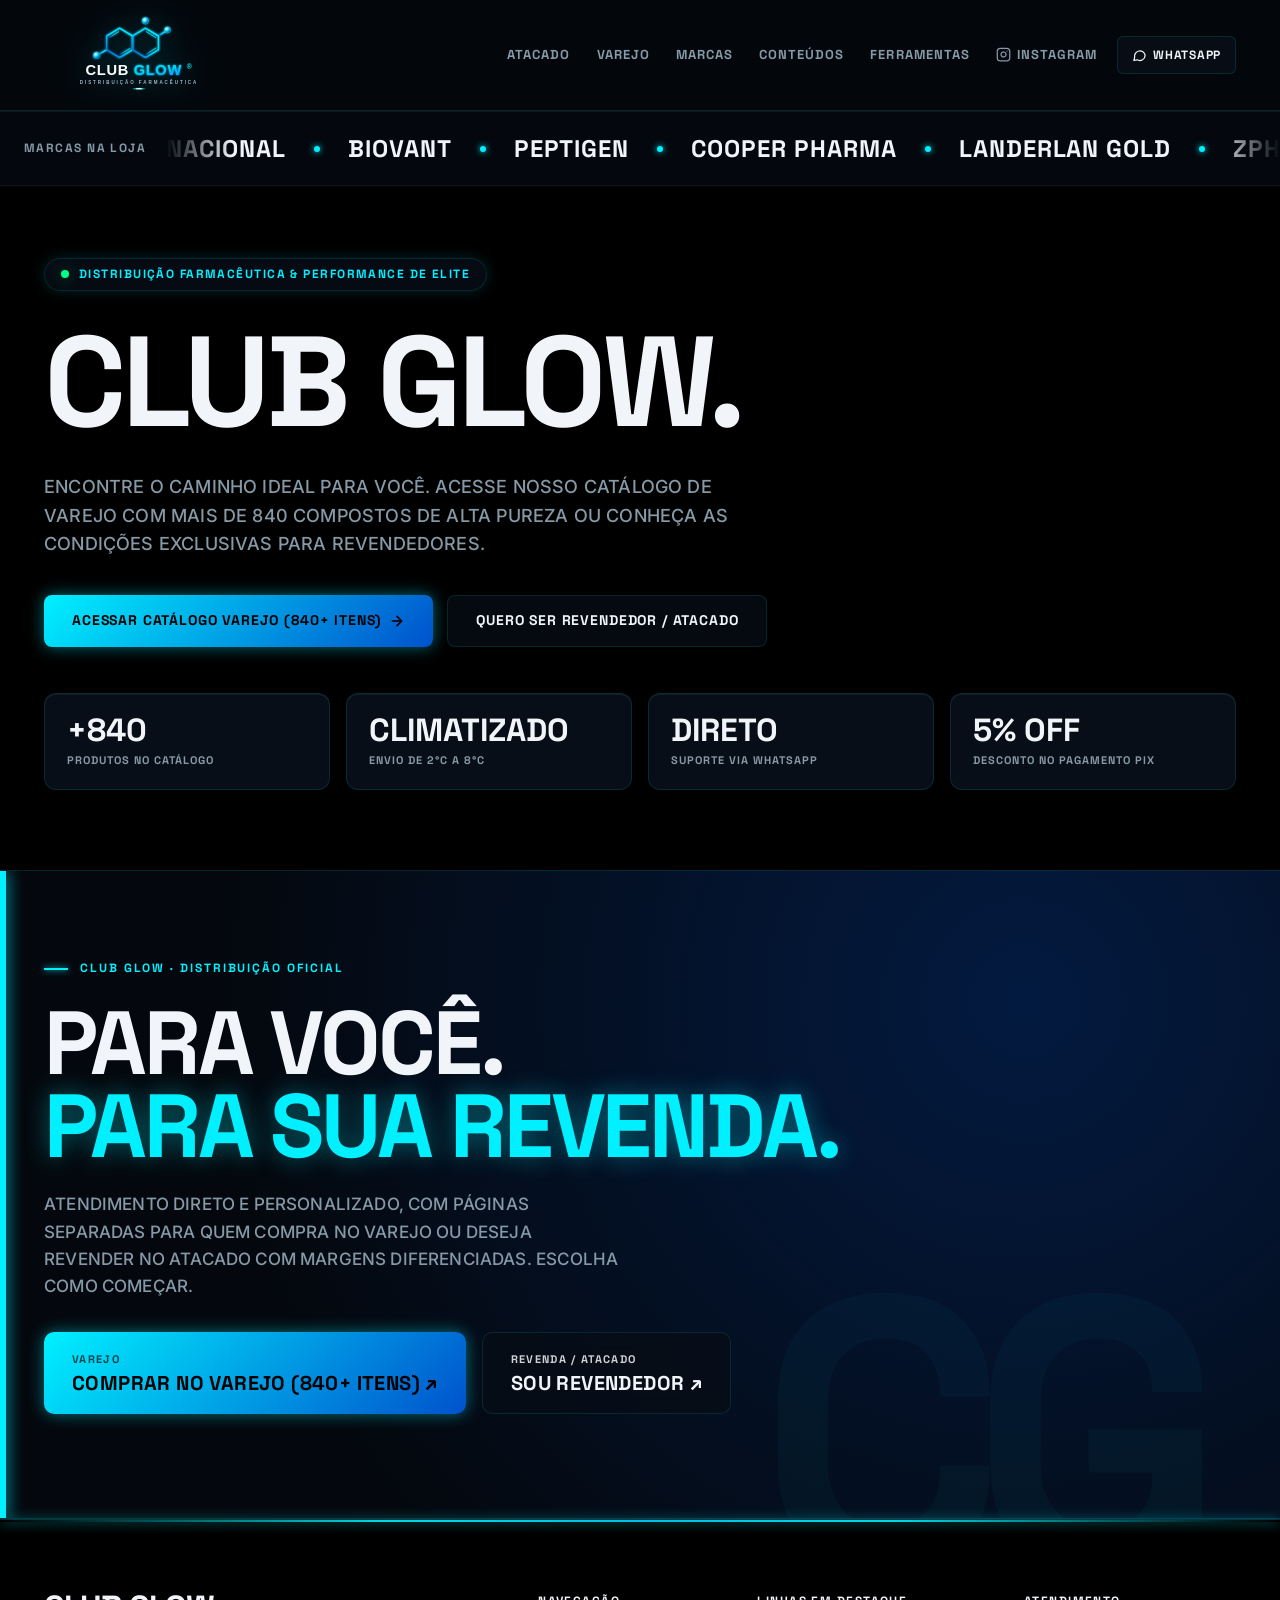
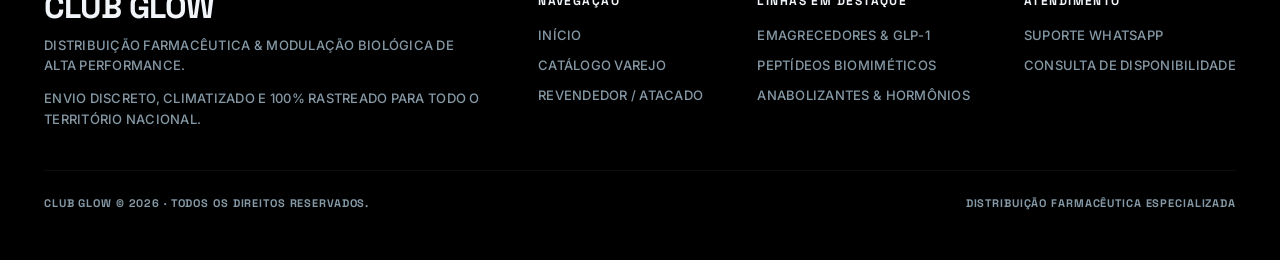
<file: index.html>
<!doctype html>
<html lang="pt-BR">
<head>
<meta charset="utf-8">
<meta name="viewport" content="width=device-width, initial-scale=1">
<title>CLUB GLOW | DISTRIBUIÇÃO FARMACÊUTICA & ALTA PERFORMANCE</title>
<meta name="description" content="CLUB GLOW — DISTRIBUIÇÃO FARMACÊUTICA, MODULAÇÃO BIOLÓGICA E ALTA PERFORMANCE. ESCOLHA ENTRE ATENDIMENTO PARA VAREJO OU CONDIÇÕES DE ATACADO PARA REVENDA.">
<meta name="theme-color" content="#000000">
<link rel="preconnect" href="https://fonts.googleapis.com">
<link rel="preconnect" href="https://fonts.gstatic.com" crossorigin>
<link href="https://fonts.googleapis.com/css2?family=Inter:wght@400;500;600;700&family=Space+Grotesk:wght@500;600;700;800&family=Sora:wght@600;700;800&display=swap" rel="stylesheet">
<style>
/* ==========================================================================
   CYBER-PHARMA LAB (ABYSSAL VOID) — DESIGN SYSTEM TOKENS
   ========================================================================== */
:root{
  /* Surfaces (Zero-Lux Elevation) */
  --bg-pitch: #000000;
  --bg-void: #04080e;
  --bg-card: #080e17;
  --bg-elevated: #0e1624;
  --surface-glass: rgba(6, 12, 20, 0.75);
  --border-surgical: rgba(0, 240, 255, 0.12);
  --border-subtle: rgba(255, 255, 255, 0.05);

  /* Luminescence & Photonic Core */
  --hyper-cyan: #00f0ff;
  --glow-cyan: #00d4ff;
  --stealth-cobalt: #0052cc;
  --abyssal-indigo: #031a40;
  --starlight-white: #f1f5f9;
  --slate-precision: #8599a6;

  /* Telemetry Status */
  --bio-emerald: #00ff88;
  --warning-amber: #ffb020;
  --critical-crimson: #ff5252;
  --ion-telemetry: #00f0ff;

  /* Glow Halos */
  --halo-cyan: 0 0 16px rgba(0, 240, 255, 0.45);
  --halo-cyan-lg: 0 0 32px rgba(0, 240, 255, 0.65), 0 0 64px rgba(0, 82, 204, 0.25);
  --halo-emerald: 0 0 16px rgba(0, 255, 136, 0.4);

  /* Linear Gradients */
  --grad-cyan-ray: linear-gradient(135deg, #00f0ff 0%, #0052cc 100%);
  --grad-liquid-chrome: linear-gradient(180deg, #ffffff 0%, #94a3b8 50%, #475569 100%);
  --grad-void-depth: radial-gradient(circle at 80% 20%, #031a40 0%, #04080e 70%);

  /* System mapping */
  --bg: var(--bg-pitch);
  --bg-2: var(--bg-void);
  --card: var(--bg-card);
  --panel: var(--bg-elevated);
  --ink: var(--starlight-white);
  --ink-2: var(--slate-precision);
  --muted: var(--slate-precision);
  --line: var(--border-surgical);
  --line-2: var(--border-subtle);
  --accent: var(--hyper-cyan);
  --accent-hover: var(--glow-cyan);
  --on-ink: #000000;
}
*{box-sizing:border-box}
[hidden]{display:none!important}
html{scroll-behavior:smooth}
body{
  margin:0;
  background:var(--bg-pitch);
  color:var(--starlight-white);
  font-family:'Inter',system-ui,-apple-system,sans-serif;
  line-height:1.55;
  -webkit-font-smoothing:antialiased;
}
a{color:var(--hyper-cyan);transition:color .15s} a:hover{color:var(--glow-cyan)}
:focus-visible{outline:2px solid var(--hyper-cyan);outline-offset:3px}
.wrap{max-width:1240px;margin:0 auto;padding-inline:24px}
.cond{font-family:'Space Grotesk',sans-serif;font-weight:700;letter-spacing:-0.03em;line-height:.95;margin:0;text-transform:uppercase}

/* =========================================================
   HEADER DESKTOP (ESTÁTICO / NÃO DESCE NO SCROLL)
   ========================================================= */
.topbar{
  position:relative;
  z-index:30;
  background:rgba(4, 8, 14, 0.88);
  backdrop-filter:blur(20px);
  -webkit-backdrop-filter:blur(20px);
  border-bottom:1px solid var(--border-surgical);
}
.topbar-inner{
  display:flex;
  align-items:center;
  justify-content:space-between;
  gap:20px;
  padding-block:16px;
}

/* Logo */
.logo{
  display:inline-flex;
  align-items:center;
  text-decoration:none;
  color:var(--starlight-white);
  flex-shrink:0;
}
.logo-img{
  display:block;
  height:78px;
  width:auto;
  max-width:280px;
  object-fit:contain;
  transition:transform .15s,filter .2s;
  filter:drop-shadow(0 0 16px rgba(0, 240, 255, 0.35));
}
.logo:hover .logo-img{
  transform:scale(1.02);
  filter:drop-shadow(0 0 24px rgba(0, 240, 255, 0.65));
}

/* Navegação Desktop */
.nav-desktop{
  display:flex;
  align-items:center;
  gap:26px;
  flex-wrap:nowrap;
  margin-left:auto;
}
.nav-link{
  display:inline-flex;
  align-items:center;
  gap:6px;
  font-family:'Space Grotesk',sans-serif;
  font-size:13px;
  font-weight:700;
  letter-spacing:.08em;
  text-transform:uppercase;
  color:var(--slate-precision);
  text-decoration:none;
  transition:color .15s,text-shadow .15s;
  white-space:nowrap;
  position:relative;
  padding:4px 0;
}
.nav-link:hover{
  color:var(--hyper-cyan);
  text-shadow:0 0 10px rgba(0, 240, 255, 0.5);
}
.nav-link.active{
  color:var(--hyper-cyan);
  text-shadow:0 0 12px rgba(0, 240, 255, 0.6);
}
.nav-link.active::after{
  content:"";
  position:absolute;
  bottom:-4px;
  left:0;
  right:0;
  height:2px;
  background:var(--hyper-cyan);
  box-shadow:0 0 8px var(--hyper-cyan);
}
.nav-instagram{
  color:var(--slate-precision);
  display:inline-flex;
  align-items:center;
  gap:6px;
}
.nav-instagram:hover{
  color:#E1306C;
  text-shadow:0 0 10px rgba(225, 48, 108, 0.5);
}

/* Ações no Topo */
.topo-acoes{
  display:flex;
  align-items:center;
  gap:10px;
  flex-shrink:0;
}
.btn-wa-header{
  display:inline-flex;
  align-items:center;
  gap:6px;
  min-height:38px;
  padding:0 14px;
  border-radius:6px;
  font-family:'Space Grotesk',sans-serif;
  font-size:12px;
  font-weight:700;
  letter-spacing:.06em;
  text-transform:uppercase;
  background:rgba(8, 14, 23, 0.9);
  color:var(--starlight-white);
  border:1px solid var(--border-surgical);
  text-decoration:none;
  transition:all .15s ease;
}
.btn-wa-header:hover{
  background:rgba(14, 22, 36, 0.95);
  border-color:var(--hyper-cyan);
  color:var(--hyper-cyan);
  box-shadow:var(--halo-cyan);
}
.btn-menu-mobile{
  display:none;
  align-items:center;
  justify-content:center;
  width:42px;
  height:42px;
  border:1px solid var(--border-surgical);
  border-radius:6px;
  background:rgba(8, 14, 23, 0.9);
  color:var(--starlight-white);
  cursor:pointer;
  padding:0;
  transition:all .15s ease;
}
.btn-menu-mobile:hover{
  border-color:var(--hyper-cyan);
  color:var(--hyper-cyan);
  box-shadow:var(--halo-cyan);
}
.btn{
  display:inline-flex;
  align-items:center;
  justify-content:center;
  gap:8px;
  min-height:46px;
  padding:0 22px;
  border-radius:8px;
  text-decoration:none;
  font-family:'Space Grotesk',sans-serif;
  font-weight:700;
  font-size:13px;
  letter-spacing:.06em;
  text-transform:uppercase;
  cursor:pointer;
  transition:all .15s cubic-bezier(0.16, 1, 0.3, 1);
}
.btn-sm{min-height:40px;padding:0 16px;font-size:12px}
.btn-lg{min-height:52px;padding:0 28px;font-size:14px}
.btn-accent{
  background:var(--grad-cyan-ray);
  color:#000000;
  border:none;
  box-shadow:var(--halo-cyan);
}
.btn-accent:hover{
  background:linear-gradient(135deg, #33f3ff 0%, #0066ff 100%);
  color:#000000;
  box-shadow:var(--halo-cyan-lg);
  transform:translateY(-2px);
}
.btn-line{
  background:rgba(8, 14, 23, 0.7);
  border:1px solid var(--border-surgical);
  color:var(--starlight-white);
  backdrop-filter:blur(10px);
}
.btn-line:hover{
  border-color:var(--hyper-cyan);
  color:var(--hyper-cyan);
  box-shadow:0 0 16px rgba(0, 240, 255, 0.3);
  transform:translateY(-2px);
}

/* Menu Mobile */
.menu-mobile{
  display:none;
  flex-direction:column;
  background:rgba(4, 8, 14, 0.98);
  border-bottom:1px solid var(--border-surgical);
  padding:12px 18px 20px;
  backdrop-filter:blur(20px);
}
.menu-mobile:not([hidden]){display:flex}
.menu-mobile a{
  display:block;
  padding:14px 4px;
  color:var(--starlight-white);
  text-decoration:none;
  font-family:'Space Grotesk',sans-serif;
  font-weight:700;
  font-size:14px;
  letter-spacing:.08em;
  text-transform:uppercase;
  border-bottom:1px solid var(--border-subtle);
  transition:color .15s,padding-left .15s;
}
.menu-mobile a:hover{
  color:var(--hyper-cyan);
  padding-left:4px;
}
.menu-mobile a:last-child{border-bottom:0}

/* =========================================================
   FAIXA DE MARCAS (MARCAS NA LOJA)
   ========================================================= */
.marcas{
  background:var(--bg-void);
  border-block:1px solid var(--border-subtle);
  color:var(--slate-precision);
  padding:18px 0;
  display:flex;
  align-items:center;
}
.marcas-label{
  flex:none;
  padding:0 20px 0 24px;
  font-family:'Space Grotesk',sans-serif;
  font-size:12px;
  font-weight:700;
  letter-spacing:.12em;
  text-transform:uppercase;
  color:var(--slate-precision);
  white-space:nowrap;
}
.mq{flex:1;min-width:0;overflow:hidden;-webkit-mask-image:linear-gradient(90deg,transparent,#000 6%,#000 94%,transparent);mask-image:linear-gradient(90deg,transparent,#000 6%,#000 94%,transparent)}
.mq-track{display:flex;width:max-content;animation:mq 38s linear infinite}
.mq:hover .mq-track{animation-play-state:paused}
.mq-group{display:flex;align-items:center}
.mq-item{
  display:inline-flex;
  align-items:center;
  gap:28px;
  padding-right:28px;
  font-family:'Space Grotesk',sans-serif;
  font-weight:700;
  font-size:24px;
  letter-spacing:.04em;
  text-transform:uppercase;
  white-space:nowrap;
  color:var(--starlight-white);
}
.mq-item::after{
  content:"";
  width:6px;
  height:6px;
  border-radius:50%;
  background:var(--hyper-cyan);
  box-shadow:0 0 6px var(--hyper-cyan);
}
@keyframes mq{from{transform:translateX(0)}to{transform:translateX(-50%)}}

/* =========================================================
   HERO SECTION (ALTO IMPACTO & CAIXA ALTA)
   ========================================================= */
.hero{
  padding-block:72px 80px;
  display:flex;
  flex-direction:column;
  gap:36px;
}
.hero-tag{
  display:inline-flex;
  align-items:center;
  gap:10px;
  background:rgba(8, 14, 23, 0.85);
  border:1px solid var(--border-surgical);
  border-radius:999px;
  padding:6px 16px;
  font-family:'Space Grotesk',sans-serif;
  font-size:12px;
  font-weight:700;
  letter-spacing:.12em;
  text-transform:uppercase;
  color:var(--hyper-cyan);
  align-self:flex-start;
  box-shadow:0 0 14px rgba(0, 240, 255, 0.15);
}
.hero-tag .live-dot{
  width:8px;
  height:8px;
  border-radius:50%;
  background:var(--bio-emerald);
  box-shadow:var(--halo-emerald);
  animation:pulse-dot 2s infinite;
}
@keyframes pulse-dot{
  0%,100%{transform:scale(1);opacity:1}
  50%{transform:scale(0.85);opacity:0.5}
}
.hero h1{
  font-family:'Space Grotesk',sans-serif;
  font-size:clamp(60px,10vw,144px);
  line-height:.86;
  letter-spacing:-.03em;
  margin:0;
  color:var(--starlight-white);
}
.hero-desc{
  margin:0;
  max-width:38em;
  font-size:18px;
  line-height:1.6;
  font-weight:500;
  letter-spacing:.01em;
  color:var(--slate-precision);
}
.actions{display:flex;flex-wrap:wrap;gap:14px}

/* Highlights Grid Sob o Hero */
.hero-badges{
  display:grid;
  grid-template-columns:repeat(auto-fit,minmax(210px,1fr));
  gap:16px;
  margin-top:10px;
}
.hero-badge-item{
  background:var(--bg-card);
  border:1px solid var(--border-surgical);
  border-radius:12px;
  padding:20px 22px;
  display:flex;
  flex-direction:column;
  gap:6px;
  box-shadow:inset 0 1px 0 rgba(255,255,255,0.05);
  transition:border-color .2s,transform .2s;
}
.hero-badge-item:hover{
  border-color:rgba(0, 240, 255, 0.35);
  transform:translateY(-2px);
}
.hero-badge-item strong{
  font-family:'Space Grotesk',sans-serif;
  font-weight:700;
  font-size:32px;
  line-height:1;
  color:var(--starlight-white);
  text-transform:uppercase;
}
.hero-badge-item span{
  font-family:'Space Grotesk',sans-serif;
  font-size:11px;
  font-weight:700;
  letter-spacing:.09em;
  text-transform:uppercase;
  color:var(--slate-precision);
}

/* =========================================================
   DUAL PATH SECTION (PARA VOCÊ / PARA SUA REVENDA)
   ========================================================= */
.dual-path{
  position:relative;
  isolation:isolate;
  overflow:hidden;
  background:var(--grad-void-depth);
  color:var(--starlight-white);
  padding-block:88px 104px;
  border-block:1px solid var(--border-surgical);
}
.dual-path::before{
  content:"";
  position:absolute;
  z-index:-1;
  inset:0 auto 0 0;
  width:6px;
  background:var(--hyper-cyan);
  box-shadow:0 0 16px var(--hyper-cyan);
}
.dual-path::after{
  content:"CG";
  position:absolute;
  z-index:-1;
  right:clamp(12px,7vw,110px);
  bottom:-.28em;
  font-family:'Space Grotesk',sans-serif;
  font-size:clamp(190px,30vw,430px);
  font-weight:800;
  line-height:1;
  letter-spacing:-.09em;
  color:rgba(0, 240, 255, 0.03);
  pointer-events:none;
}
.dual-path .wrap{
  position:relative;
  display:flex;
  flex-wrap:wrap;
  gap:48px;
  align-items:center;
}
.dual-path-main{
  flex:999 1 540px;
  min-width:0;
  display:flex;
  flex-direction:column;
  gap:24px;
}
.dual-path .eyebrow{
  display:flex;
  align-items:center;
  gap:12px;
  margin:0;
  font-family:'Space Grotesk',sans-serif;
  font-size:12px;
  font-weight:700;
  letter-spacing:.16em;
  text-transform:uppercase;
  color:var(--hyper-cyan);
}
.dual-path .eyebrow::before{
  content:"";
  display:block;
  width:24px;
  height:2px;
  background:var(--hyper-cyan);
  box-shadow:0 0 6px var(--hyper-cyan);
}
.dual-path h2{
  font-family:'Space Grotesk',sans-serif;
  font-size:clamp(46px,7vw,92px);
  line-height:.92;
  letter-spacing:-.035em;
  margin:0;
  color:var(--starlight-white);
}
.dual-path h2 .accent{
  color:var(--hyper-cyan);
  text-shadow:0 0 24px rgba(0, 240, 255, 0.4);
}
.dual-path p{
  margin:0;
  max-width:34em;
  font-size:17px;
  line-height:1.6;
  font-weight:500;
  letter-spacing:.01em;
  color:var(--slate-precision);
}
.dual-actions{display:flex;flex-wrap:wrap;gap:16px;margin-top:8px}
.dual-btn{
  display:inline-flex;
  flex-direction:column;
  align-items:flex-start;
  justify-content:center;
  min-height:80px;
  padding:18px 28px;
  border-radius:10px;
  text-decoration:none;
  font-family:'Space Grotesk',sans-serif;
  font-weight:700;
  transition:all .15s ease;
}
.dual-btn span{
  font-size:11px;
  font-weight:700;
  letter-spacing:.12em;
  text-transform:uppercase;
  opacity:.85;
}
.dual-btn strong{
  font-family:'Space Grotesk',sans-serif;
  font-size:20px;
  font-weight:700;
  line-height:1.15;
  margin-top:4px;
  letter-spacing:.02em;
  text-transform:uppercase;
}
.dual-btn-primary{
  background:var(--grad-cyan-ray);
  color:#000000;
  border:none;
  box-shadow:var(--halo-cyan);
}
.dual-btn-primary strong{
  color:#000000;
}
.dual-btn-primary span{
  color:rgba(0,0,0,0.8);
}
.dual-btn-primary:hover{
  box-shadow:var(--halo-cyan-lg);
  transform:translateY(-2px);
}
.dual-btn-secondary{
  background:rgba(8, 14, 23, 0.85);
  border:1px solid var(--border-surgical);
  color:var(--starlight-white);
  backdrop-filter:blur(10px);
}
.dual-btn-secondary:hover{
  border-color:var(--hyper-cyan);
  color:var(--hyper-cyan);
  box-shadow:0 0 16px rgba(0, 240, 255, 0.35);
  transform:translateY(-2px);
}

/* =========================================================
   RODAPÉ INSTITUCIONAL CLUB GLOW
   ========================================================= */
footer{
  position:relative;
  background:var(--bg-pitch);
  color:var(--slate-precision);
  border-top:1px solid var(--border-surgical);
}
footer::before{
  content:"";
  position:absolute;
  top:0;
  left:0;
  right:0;
  height:2px;
  background:linear-gradient(90deg, transparent 0%, var(--hyper-cyan) 30%, #00d4ff 50%, var(--hyper-cyan) 70%, transparent 100%);
  opacity:0.9;
  box-shadow:0 0 12px var(--hyper-cyan);
}
footer .wrap{
  padding-block:72px 48px;
  display:flex;
  flex-direction:column;
  gap:40px;
}
.footer-corpo{
  display:flex;
  flex-wrap:wrap;
  justify-content:space-between;
  gap:36px;
}
.footer-brand{
  display:flex;
  flex-direction:column;
  gap:12px;
  max-width:440px;
}
.footer-logo{
  font-family:'Space Grotesk',sans-serif;
  font-weight:700;
  font-size:32px;
  color:var(--starlight-white);
  letter-spacing:-.02em;
  text-transform:uppercase;
}
.footer-brand p{
  margin:0;
  font-size:13px;
  font-weight:500;
  letter-spacing:.02em;
  line-height:1.6;
  color:var(--slate-precision);
}
.footer-col{
  display:flex;
  flex-direction:column;
  gap:10px;
}
.footer-col strong{
  font-family:'Space Grotesk',sans-serif;
  font-size:12px;
  font-weight:700;
  letter-spacing:.12em;
  text-transform:uppercase;
  color:var(--starlight-white);
  margin-bottom:4px;
}
.footer-col a{
  color:var(--slate-precision);
  text-decoration:none;
  font-size:13px;
  font-weight:500;
  letter-spacing:.02em;
  transition:color .15s;
}
.footer-col a:hover{color:var(--hyper-cyan)}
.footer-bottom{
  padding-top:24px;
  border-top:1px solid var(--border-subtle);
  display:flex;
  flex-wrap:wrap;
  justify-content:space-between;
  align-items:center;
  gap:16px;
  font-family:'Space Grotesk',sans-serif;
  font-size:11px;
  font-weight:700;
  letter-spacing:.08em;
  text-transform:uppercase;
  color:var(--slate-precision);
}

/* =========================================================
   RESPONSIVIDADE (MOBILE & TABLET)
   ========================================================= */
@media(max-width:860px){
  .nav-desktop{display:none}
  .btn-menu-mobile{display:inline-flex}
}
@media(max-width:768px){
  .wrap{padding-inline:16px}
  .topbar-inner{padding-block:12px;gap:12px}
  .hero{padding-block:40px 48px;gap:24px}
  .hero-desc{font-size:16px}
  .hero-badges{grid-template-columns:repeat(2,1fr);gap:10px}
  .hero-badge-item{padding:14px}
  .hero-badge-item strong{font-size:26px}
  .dual-path{padding-block:52px 60px}
  .dual-actions{flex-direction:column}
  .dual-btn{width:100%;min-height:68px}
  .vantagens{padding-block:48px 56px}
  .vantagens-grid{grid-template-columns:1fr;gap:14px}
}
@media(max-width:480px){
  .btn-wa-header .wa-txt{display:none}
  .btn-wa-header{padding:0 10px;min-height:36px}
  .logo-img{height:46px;max-width:150px}
  .hero h1{font-size:clamp(44px,14vw,68px)}
  .actions{flex-direction:column}
  .actions .btn{width:100%}
  .hero-badges{grid-template-columns:1fr}
}
</style>
</head>
<body>

<!-- HEADER DESKTOP (ESTÁTICO / NÃO DESCE AO ROLAR) -->
<header class="topbar">
  <div class="wrap topbar-inner">
    <!-- Logotipo da Marca (preparado para JPEG ou SVG) -->
    <a class="logo" href="index.html" aria-label="CLUB GLOW — Início">
      <img src="glowclub-logo.svg" alt="Club Glow" width="260" height="78" class="logo-img" id="site-logo">
    </a>

    <!-- Navegação (Atacado, Varejo, Marcas, Conteúdos, Ferramentas, Instagram) -->
    <nav class="nav-desktop" aria-label="Navegação Principal">
      <a href="atacado.html" class="nav-link">Atacado</a>
      <a href="varejo.html" class="nav-link">Varejo</a>
      <a href="#marcas" class="nav-link">Marcas</a>
      <a href="#conteudos" class="nav-link">Conteúdos</a>
      <a href="#ferramentas" class="nav-link">Ferramentas</a>
      <a href="https://instagram.com" target="_blank" rel="noopener" class="nav-link nav-instagram" aria-label="Instagram">
        <svg width="15" height="15" viewBox="0 0 24 24" fill="none" stroke="currentColor" stroke-width="2" stroke-linecap="round" stroke-linejoin="round" aria-hidden="true"><rect x="2" y="2" width="20" height="20" rx="5" ry="5"/><path d="M16 11.37A4 4 0 1 1 12.63 8 4 4 0 0 1 16 11.37z"/><line x1="17.5" y1="6.5" x2="17.51" y2="6.5"/></svg>
        <span>Instagram</span>
      </a>
    </nav>

    <!-- Ações à Direita: WhatsApp e Botão Mobile (somente no mobile) -->
    <div class="topo-acoes">
      <a class="btn-wa-header" data-wa href="#" aria-label="WhatsApp">
        <svg width="15" height="15" viewBox="0 0 24 24" fill="none" stroke="currentColor" stroke-width="2" stroke-linecap="round" stroke-linejoin="round" aria-hidden="true"><path d="M21 11.5a8.5 8.5 0 0 1-12.6 7.4L3 20l1.2-5.1A8.5 8.5 0 1 1 21 11.5z"/></svg>
        <span class="wa-txt">WhatsApp</span>
      </a>
      <button type="button" class="btn-menu-mobile" id="btn-menu" aria-label="Abrir menu" aria-expanded="false" aria-controls="menu-mobile">
        <svg class="ico-abrir" width="22" height="22" viewBox="0 0 24 24" fill="none" stroke="currentColor" stroke-width="2.2" stroke-linecap="round" aria-hidden="true"><path d="M4 7h16M4 12h16M4 17h16"/></svg>
        <svg class="ico-fechar" width="22" height="22" viewBox="0 0 24 24" fill="none" stroke="currentColor" stroke-width="2.2" stroke-linecap="round" aria-hidden="true" hidden><path d="M6 6l12 12M18 6L6 18"/></svg>
      </button>
    </div>
  </div>

  <!-- Menu Mobile Suspenso (somente telas menores que 860px) -->
  <nav class="menu-mobile" id="menu-mobile" aria-label="Menu mobile" hidden>
    <a href="atacado.html" data-fecha-menu>Atacado</a>
    <a href="varejo.html" data-fecha-menu>Varejo</a>
    <a href="#marcas" data-fecha-menu>Marcas</a>
    <a href="#conteudos" data-fecha-menu>Conteúdos</a>
    <a href="#ferramentas" data-fecha-menu>Ferramentas</a>
    <a href="https://instagram.com" target="_blank" rel="noopener" data-fecha-menu>Instagram ↗</a>
    <a data-wa href="#" data-fecha-menu>WhatsApp</a>
  </nav>
</header>

<!-- FAIXA DE MARCAS (APENAS NOMES EM BRANCO) -->
<section class="marcas" aria-label="Marcas na loja">
  <span class="marcas-label">MARCAS NA LOJA</span>
  <div class="mq"><div class="mq-track" id="marcas"></div></div>
</section>

<!-- MAIN CONTENT -->
<main id="inicio">

  <!-- HERO SECTION -->
  <section class="wrap hero">
    <div class="hero-tag">
      <span class="live-dot"></span>
      <span>DISTRIBUIÇÃO FARMACÊUTICA & PERFORMANCE DE ELITE</span>
    </div>

    <h1 class="cond">CLUB GLOW.</h1>

    <p class="hero-desc">
      ENCONTRE O CAMINHO IDEAL PARA VOCÊ. ACESSE NOSSO CATÁLOGO DE VAREJO COM MAIS DE 840 COMPOSTOS DE ALTA PUREZA OU CONHEÇA AS CONDIÇÕES EXCLUSIVAS PARA REVENDEDORES.
    </p>

    <div class="actions">
      <a class="btn btn-accent btn-lg" href="varejo.html">
        <span>ACESSAR CATÁLOGO VAREJO (840+ ITENS)</span>
        <svg width="16" height="16" viewBox="0 0 24 24" fill="none" stroke="currentColor" stroke-width="2.5" stroke-linecap="round" stroke-linejoin="round" aria-hidden="true"><path d="M5 12h14M12 5l7 7-7 7"/></svg>
      </a>
      <a class="btn btn-line btn-lg" href="atacado.html">
        <span>QUERO SER REVENDEDOR / ATACADO</span>
      </a>
    </div>

    <!-- CARDS DE DESTAQUE / IMPACTO VISUAL -->
    <div class="hero-badges">
      <div class="hero-badge-item">
        <strong>+840</strong>
        <span>PRODUTOS NO CATÁLOGO</span>
      </div>
      <div class="hero-badge-item">
        <strong>CLIMATIZADO</strong>
        <span>ENVIO DE 2°C A 8°C</span>
      </div>
      <div class="hero-badge-item">
        <strong>DIRETO</strong>
        <span>SUPORTE VIA WHATSAPP</span>
      </div>
      <div class="hero-badge-item">
        <strong>5% OFF</strong>
        <span>DESCONTO NO PAGAMENTO PIX</span>
      </div>
    </div>
  </section>

  <!-- DUAL PATH SECTION -->
  <section class="dual-path" aria-label="Escolha o caminho">
    <div class="wrap">
      <div class="dual-path-main">
        <p class="eyebrow">CLUB GLOW · DISTRIBUIÇÃO OFICIAL</p>
        <h2 class="cond">PARA VOCÊ.<br><span class="accent">PARA SUA REVENDA.</span></h2>
        <p>
          ATENDIMENTO DIRETO E PERSONALIZADO, COM PÁGINAS SEPARADAS PARA QUEM COMPRA NO VAREJO OU DESEJA REVENDER NO ATACADO COM MARGENS DIFERENCIADAS. ESCOLHA COMO COMEÇAR.
        </p>
        <div class="dual-actions">
          <a class="dual-btn dual-btn-primary" href="varejo.html">
            <span>VAREJO</span>
            <strong>COMPRAR NO VAREJO (840+ ITENS) ↗</strong>
          </a>
          <a class="dual-btn dual-btn-secondary" href="atacado.html">
            <span>REVENDA / ATACADO</span>
            <strong>SOU REVENDEDOR ↗</strong>
          </a>
        </div>
      </div>
    </div>
  </section>


</main>

<!-- RODAPÉ INSTITUCIONAL CLUB GLOW -->
<footer id="contato">
  <div class="wrap">
    <div class="footer-corpo">
      <div class="footer-brand">
        <div class="footer-logo cond">CLUB GLOW</div>
        <p>DISTRIBUIÇÃO FARMACÊUTICA & MODULAÇÃO BIOLÓGICA DE ALTA PERFORMANCE.</p>
        <p>ENVIO DISCRETO, CLIMATIZADO E 100% RASTREADO PARA TODO O TERRITÓRIO NACIONAL.</p>
      </div>
      <div class="footer-col">
        <strong>NAVEGAÇÃO</strong>
        <a href="index.html">INÍCIO</a>
        <a href="varejo.html">CATÁLOGO VAREJO</a>
        <a href="atacado.html">REVENDEDOR / ATACADO</a>
      </div>
      <div class="footer-col">
        <strong>LINHAS EM DESTAQUE</strong>
        <a href="varejo.html#produtos">EMAGRECEDORES & GLP-1</a>
        <a href="varejo.html#produtos">PEPTÍDEOS BIOMIMÉTICOS</a>
        <a href="varejo.html#produtos">ANABOLIZANTES & HORMÔNIOS</a>
      </div>
      <div class="footer-col">
        <strong>ATENDIMENTO</strong>
        <a data-wa href="#">SUPORTE WHATSAPP</a>
        <a data-wa href="#">CONSULTA DE DISPONIBILIDADE</a>
      </div>
    </div>
    <div class="footer-bottom">
      <span>CLUB GLOW © 2026 · TODOS OS DIREITOS RESERVADOS.</span>
      <span>DISTRIBUIÇÃO FARMACÊUTICA ESPECIALIZADA</span>
    </div>
  </div>
</footer>

<script>
const CONFIG = {
  whatsapp: '',            // só números, com DDI e DDD. Ex.: '5545999999999'
  marca: 'CLUB GLOW',
  descontoPix: 5,          // % de desconto no PIX (0 para não mostrar)
  parcelas: 12,            // nº de parcelas sem juros no cartão (0 ou 1 para não mostrar)
  marcas: [
    'Nacional',
    'Biovant',
    'Peptigen',
    'Cooper Pharma',
    'Landerlan Gold',
    'ZPHC',
    'Oxygen KW',
    'Neuroceptix',
    'King Pharma',
    'Bratva Labs',
    'Novax',
    'Quimfa',
    'Pharmacom Labs'
  ]
};

const wa = (texto) => 'https://wa.me/' + CONFIG.whatsapp + '?text=' + encodeURIComponent(texto);
document.querySelectorAll('[data-wa]').forEach(a => {
  a.href = wa(`Olá! Vim pelo site da ${CONFIG.marca} e quero tirar uma dúvida.`);
  a.target = '_blank';
  a.rel = 'noopener';
});

// Faixa de marcas (apenas nomes em texto branco)
const track = document.getElementById('marcas');
[false, true].forEach(dup => {
  const group = document.createElement('div');
  group.className = 'mq-group';
  if (dup) group.setAttribute('aria-hidden', 'true');
  CONFIG.marcas.forEach(m => {
    const item = document.createElement('span');
    item.className = 'mq-item';
    item.textContent = typeof m === 'string' ? m : (m.nome || '');
    group.appendChild(item);
  });
  track.appendChild(group);
});

// Menu mobile / gaveta
(() => {
  const button = document.getElementById('btn-menu');
  const menu = document.getElementById('menu-mobile');
  if (!button || !menu) return;
  const iconAbrir = button.querySelector('.ico-abrir');
  const iconFechar = button.querySelector('.ico-fechar');
  const closeMenu = () => {
    menu.hidden = true;
    button.setAttribute('aria-expanded', 'false');
    button.setAttribute('aria-label', 'Abrir menu');
    if (iconAbrir) iconAbrir.removeAttribute('hidden');
    if (iconFechar) iconFechar.setAttribute('hidden', '');
  };
  const toggleMenu = () => {
    const opening = menu.hidden;
    menu.hidden = !opening;
    button.setAttribute('aria-expanded', String(opening));
    button.setAttribute('aria-label', opening ? 'Fechar menu' : 'Abrir menu');
    if (iconAbrir) {
      if (opening) iconAbrir.setAttribute('hidden', '');
      else iconAbrir.removeAttribute('hidden');
    }
    if (iconFechar) {
      if (opening) iconFechar.removeAttribute('hidden');
      else iconFechar.setAttribute('hidden', '');
    }
  };
  button.addEventListener('click', toggleMenu);
  menu.querySelectorAll('[data-fecha-menu]').forEach(link => {
    link.addEventListener('click', () => {
      closeMenu();
    });
  });
  document.addEventListener('keydown', event => { if (event.key === 'Escape') closeMenu(); });
})();

// Garantia de clique e redirecionamento para varejo
document.querySelectorAll('a[href^="varejo.html"]').forEach(link => {
  link.addEventListener('click', (e) => {
    const target = link.getAttribute('href');
    if (target) {
      window.location.href = target;
    }
  });
});
</script>
</body>
</html>
</file>
